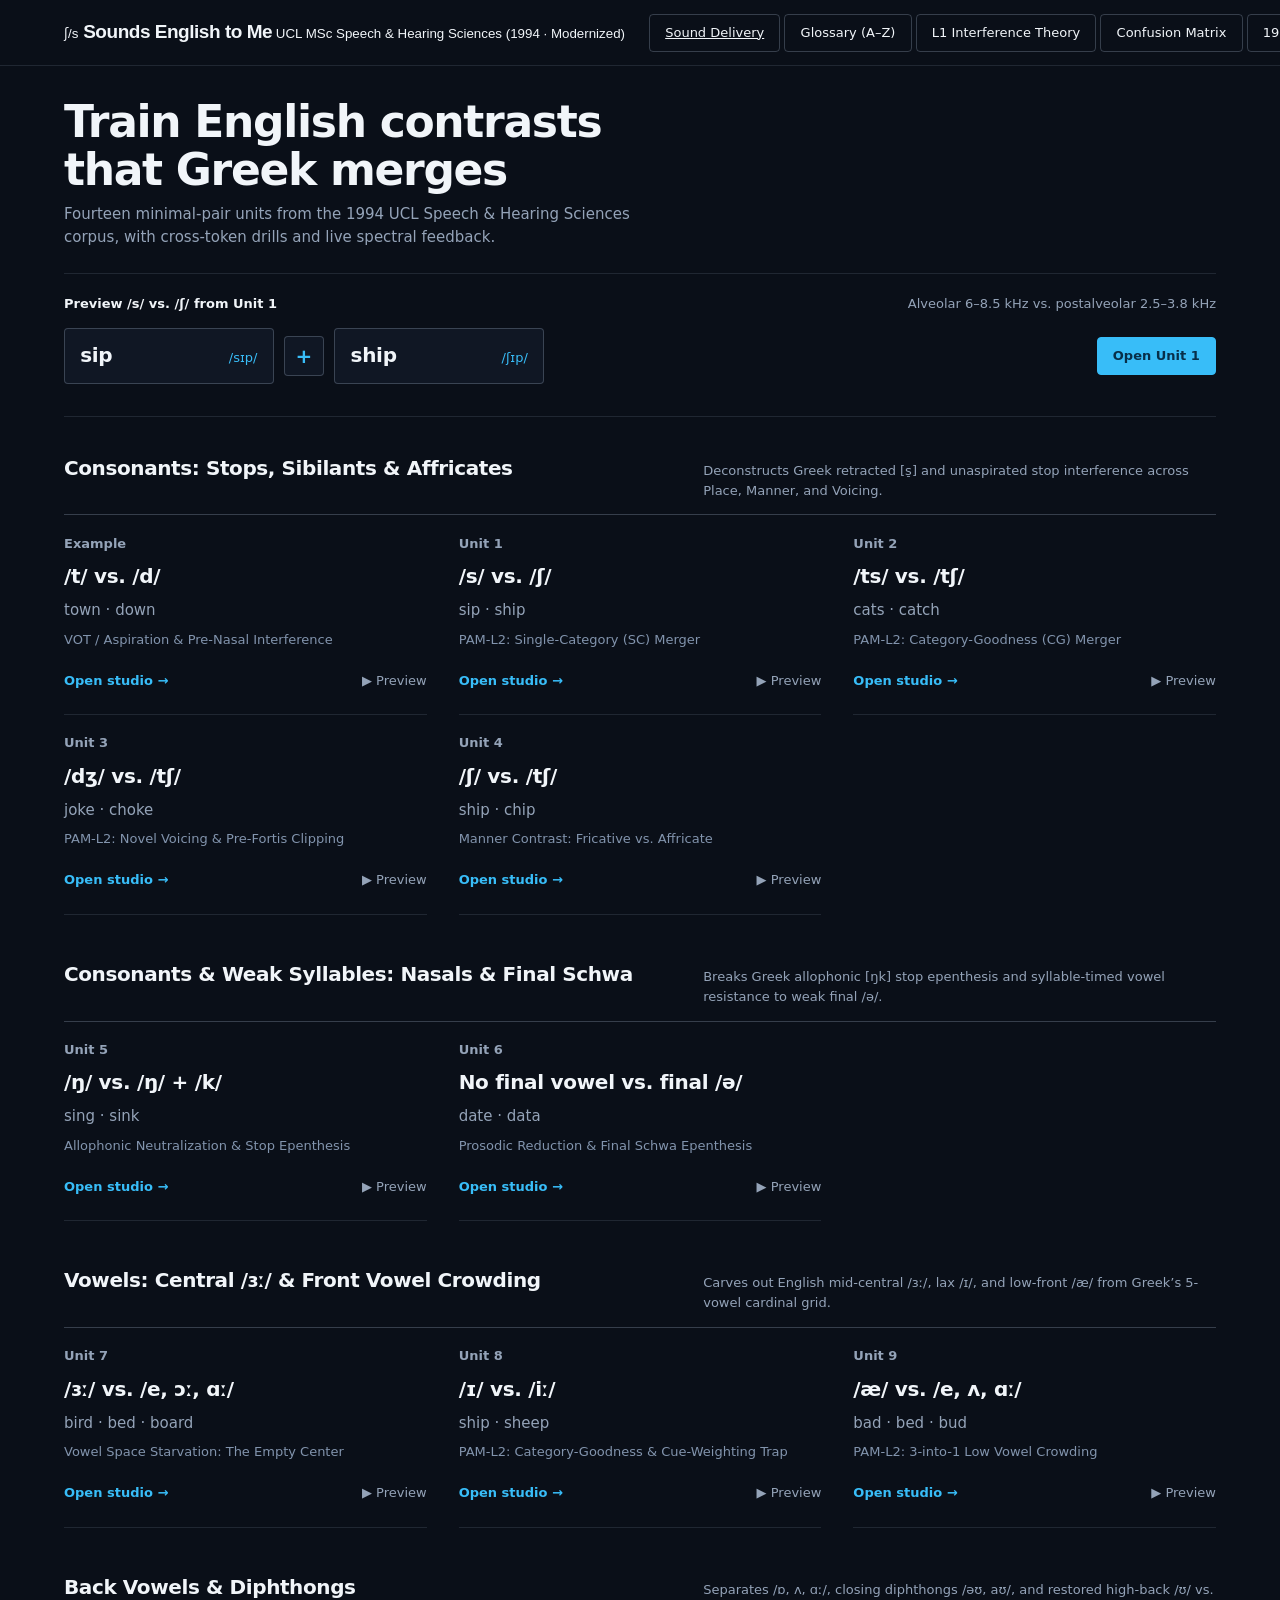
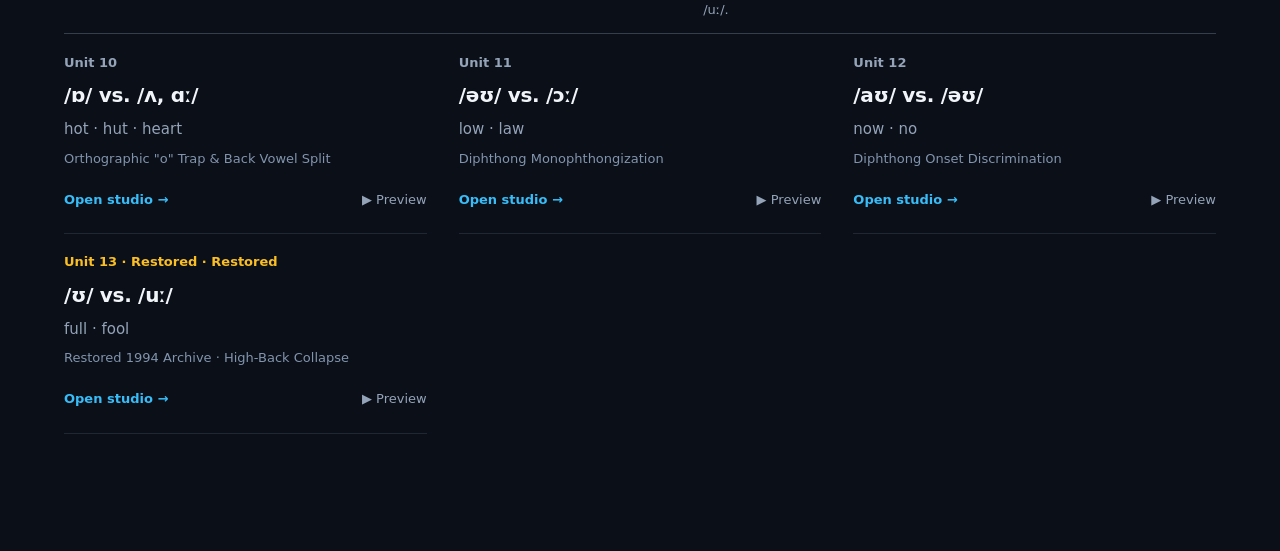
<file: index.html>
<!DOCTYPE html>
<html lang="en" data-theme="dark">
<head>
  <meta charset="UTF-8" />
  <meta name="viewport" content="width=device-width, initial-scale=1.0" />
  <title>Sounds English to Me — Phonetic Minimal-Pair Studio</title>
  <meta
    name="description"
    content="Modernized 1994 UCL MSc Speech & Hearing Sciences minimal-pair phonetic training app for Greek learners of English, featuring HVPT drills and live spectral biofeedback."
  />
  <meta name="theme-color" content="#0b1120" />
  <meta name="apple-mobile-web-app-capable" content="yes" />
  <meta name="apple-mobile-web-app-status-bar-style" content="black-translucent" />
  <link rel="icon" type="image/png" sizes="192x192" href="./icons/icon-192.png" />
  <link rel="apple-touch-icon" sizes="180x180" href="./icons/apple-touch-icon.png" />
  <link rel="manifest" href="./manifest.webmanifest" />
  <link rel="stylesheet" href="./styles.css" />
</head>
<body>
  <header class="app-header">
    <div class="header-inner">
      <button class="brand-btn" id="btn-home" title="Return to Contents">
        <span class="brand-mark" aria-hidden="true">ʃ/s</span>
        <span>
          <span class="brand-title">Sounds English to Me</span>
          <span class="brand-sub">UCL MSc Speech &amp; Hearing Sciences (1994 · Modernized)</span>
        </span>
      </button>

      <nav class="header-actions" aria-label="Application utilities">
        <button class="btn btn-sm btn-primary" id="btn-install-pwa" hidden>⬇ Install App</button>
        <a class="btn btn-sm" href="./game.html">Sound Delivery</a>
        <button class="btn btn-sm" id="btn-open-glossary">Glossary (A–Z)</button>
        <button class="btn btn-sm" id="btn-open-theory">L1 Interference Theory</button>
        <button class="btn btn-sm" id="btn-open-stats">Confusion Matrix</button>
        <button class="btn btn-sm" id="btn-open-credits">1994 Credits</button>
        <button class="btn btn-sm" id="btn-open-help">Help</button>
        <button class="btn btn-sm btn-ghost" id="btn-theme">Light Mode</button>
      </nav>
    </div>
  </header>

  <main id="app-main" class="main-shell" tabindex="-1"></main>

  <div id="live-announcer" class="sr-only" aria-live="polite"></div>

  <aside id="coach-toast" class="coach-toast" hidden aria-live="polite">
    <div id="coach-toast-text"></div>
    <button class="btn btn-sm btn-ghost" id="btn-dismiss-coach" aria-label="Dismiss tip">✕</button>
  </aside>

  <!-- 1994 Credits & Provenance Dialog -->
  <dialog id="credits-dialog" class="app-dialog" aria-labelledby="credits-title">
    <div class="dialog-head">
      <h2 id="credits-title">1994 Credits &amp; UCL MSc Provenance</h2>
      <form method="dialog">
        <button class="btn btn-sm btn-ghost" aria-label="Close credits">✕ Close</button>
      </form>
    </div>
    <div class="dialog-body" id="credits-content"></div>
  </dialog>

  <!-- L1 Greek Interference & HVPT Theory Dialog -->
  <dialog id="theory-dialog" class="app-dialog" aria-labelledby="theory-title">
    <div class="dialog-head">
      <h2 id="theory-title">Mother Tongue (L1) Interference &amp; HVPT Theory</h2>
      <form method="dialog">
        <button class="btn btn-sm btn-ghost" aria-label="Close theory guide">✕ Close</button>
      </form>
    </div>
    <div class="dialog-body">
      <p style="margin:0;">
        Adult L2 learners perceive foreign speech through the phonological grid of their native language (L1).
        Modern Greek has a symmetrical <strong>5-vowel system (/i, e, a, o, u/)</strong> and <strong>15 consonants</strong>,
        whereas Southern British English (RP) has <strong>20 vowels and 24 consonants</strong>.
      </p>

      <div class="interference-box is-trap">
        <h4>1. Single-Category Merger: Why Greek Merges "Sea" and "She" (PAM-L2)</h4>
        <p>
          Standard Modern Greek has no postalveolar /ʃ/. Because Greek /s/ has no postalveolar competitor,
          it is articulated as a retracted [s̠] with a spectral peak around 4.2–5.5 kHz—sitting right in the
          acoustic middle between sharp English /s/ (6–8 kHz) and lip-rounded /ʃ/ (2.5–3.8 kHz).
          Both English sounds fall inside one Greek perceptual magnet.
        </p>
      </div>

      <div class="interference-box">
        <h4>2. Vowel Space Starvation &amp; "Empty Center"</h4>
        <p>
          Greek has no mid-central vowels (/ɜː, ə/) and no /ʌ/ (its only central vowel is open /a/),
          and lacks tense/lax pairs (/ɪ–iː/, /ʊ–uː/) and open-front /æ/.
          English /ɜː/ ("bird") scatters toward Greek /e, o, a/, while /æ, ʌ, ɑː/ crowd into Greek /a/.
        </p>
      </div>

      <div class="interference-box is-tip">
        <h4>3. How This Modern Studio Breaks L1 Magnets (SLM-r &amp; HVPT)</h4>
        <p>
          <strong>Cross-Token Testing:</strong> Uses alternate 1994 recordings (*B.WAV, *C.WAV) so you learn
          abstract phoneme categories rather than memorizing one audio clip.<br />
          <strong>Immediate Contrastive Replay:</strong> Mistakes trigger side-by-side playback within echoic memory.<br />
          <strong>Spectral Biofeedback:</strong> Real-time FFT &amp; spectral centroid metering lets your eyes see
          acoustic cues (like 3 kHz vs. 7 kHz sibilants) while your ear recalibrates.
        </p>
      </div>

      <div class="interference-box">
        <h4>4. Transcription Convention</h4>
        <p>
          Transcriptions follow the standard British dictionary convention (J. C. Wells,
          <em>Longman Pronunciation Dictionary</em>; Jones &amp; Roach, <em>Cambridge English Pronouncing Dictionary</em>):
          <code>/e/</code> = DRESS (<em>bed</em>), <code>/eə/</code> = SQUARE (<em>chair</em>).
        </p>
      </div>
    </div>
  </dialog>

  <!-- Confusion Matrix & Progress Dialog -->
  <dialog id="stats-dialog" class="app-dialog" aria-labelledby="stats-title">
    <div class="dialog-head">
      <h2 id="stats-title">Perceptual Confusion Matrix &amp; Progress</h2>
      <div style="display:flex; gap:0.5rem;">
        <button class="btn btn-sm" id="btn-reset-stats">Reset Stats</button>
        <form method="dialog">
          <button class="btn btn-sm btn-ghost" aria-label="Close stats">✕ Close</button>
        </form>
      </div>
    </div>
    <div class="dialog-body" id="stats-body"></div>
  </dialog>

  <!-- Help Dialog -->
  <dialog id="help-dialog" class="app-dialog" aria-labelledby="help-title">
    <div class="dialog-head">
      <h2 id="help-title">How to Use This Studio</h2>
      <form method="dialog">
        <button class="btn btn-sm btn-ghost" aria-label="Close help">✕ Close</button>
      </form>
    </div>
    <div class="dialog-body">
      <p style="margin:0;">
        In the original 1994 ToolBook 3 guide: <em>"Click on any WORD button to listen to it or on a PLUS (+) button to hear a pair of words. Try to repeat what you are hearing."</em>
      </p>
      <ul style="margin:0; padding-left:1.25rem; display:grid; gap:0.4rem; font-size:0.9rem;">
        <li><strong>1. Explore &amp; Contrast:</strong> Listen to individual words, click <strong>+</strong> for immediate minimal-pair playback, and inspect <em>Token B / Token C</em> alternate recordings where available.</li>
        <li><strong>2. Identification Test:</strong> Hear a target word and click the matching word (shortcuts: <kbd>1</kbd>, <kbd>2</kbd>, <kbd>3</kbd>, and <kbd>R</kbd> to replay).</li>
        <li><strong>3. AX Same / Different:</strong> Judge whether two tokens belong to the same phonemic word or contrasting words (shortcuts: <kbd>1</kbd>/<kbd>S</kbd> for Same, <kbd>2</kbd>/<kbd>D</kbd> for Different).</li>
        <li><strong>4. Record &amp; Compare:</strong> Record your own pronunciation and compare it on the Spectrum Meter and via sequential <em>Native → You → Native</em> playback.</li>
      </ul>
      <div>
        <button class="btn btn-sm" id="btn-play-okey">▶ Play 1994 Help "OK" Button (OKEY.WAV)</button>
      </div>
    </div>
  </dialog>

  <script type="module" src="./js/app.js"></script>
</body>
</html>
</file>
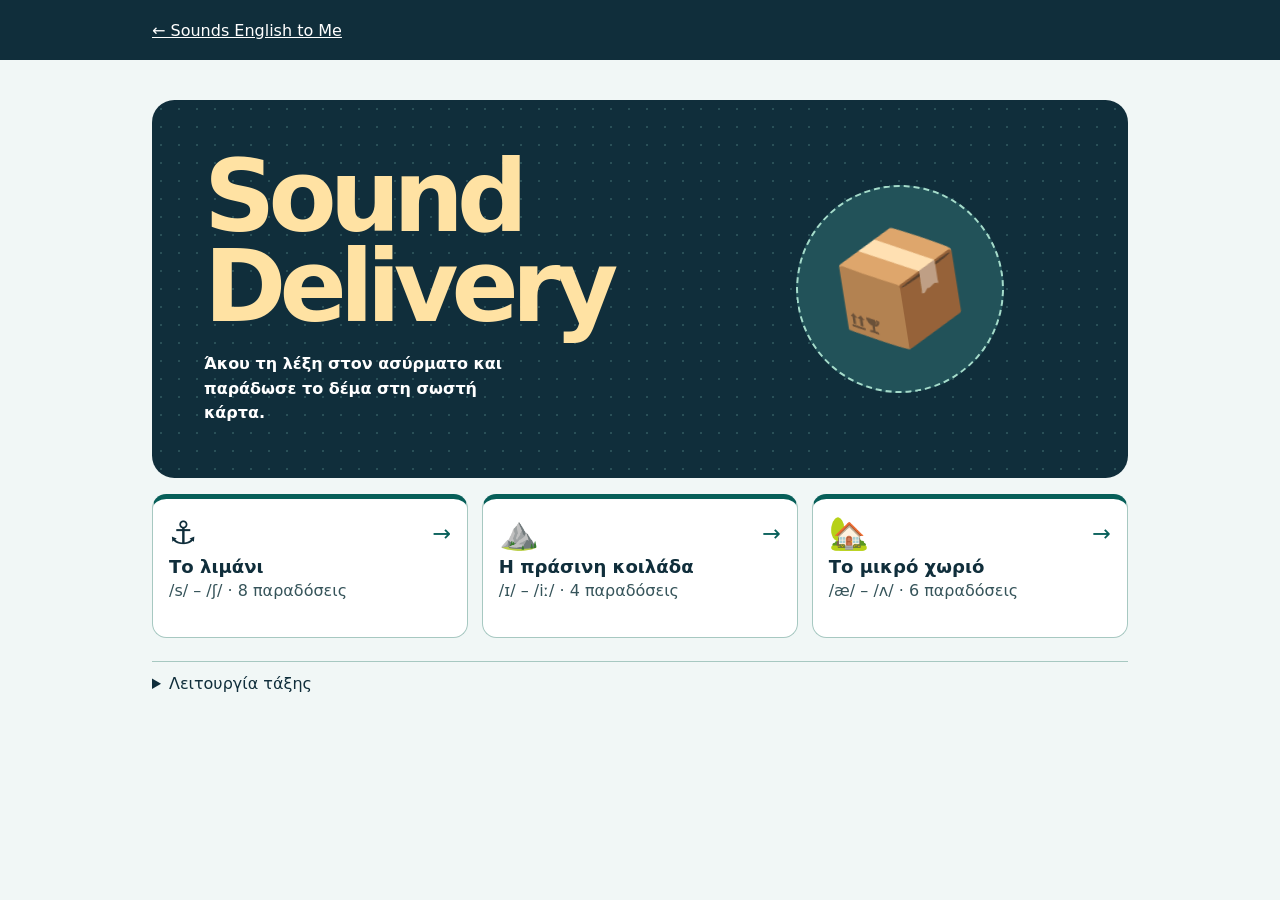
<file: game.html>
<!doctype html>
<html lang="el">
<head>
  <meta charset="utf-8">
  <meta name="viewport" content="width=device-width, initial-scale=1">
  <meta name="theme-color" content="#102e3b">
  <title>Sound Delivery | Sounds English to Me</title>
  <link rel="icon" href="./icons/icon-192.png">
  <link rel="manifest" href="./manifest.webmanifest">
  <link rel="stylesheet" href="./game.css">
  <script type="module" src="./js/game-engine.js"></script>
</head>
<body>
  <header class="topbar">
    <div class="topbar-inner">
      <a class="studio-link" href="./index.html">← Sounds English to Me</a>
      <button type="button" id="back" class="back" hidden>Χάρτης</button>
    </div>
  </header>

  <main>
    <section id="map" aria-labelledby="map-title">
      <div class="hero">
        <div>
          <h1 id="map-title" lang="en" tabindex="-1">Sound<br>Delivery</h1>
          <p>Άκου τη λέξη στον ασύρματο και παράδωσε το δέμα στη σωστή κάρτα.</p>
        </div>
        <div class="parcel" aria-hidden="true">📦</div>
      </div>

      <p id="load-status" role="status">Φόρτωση αποστολών…</p>
      <div class="worlds" id="worlds"></div>

      <details class="classroom">
        <summary>Λειτουργία τάξης</summary>
        <p>Οι ολοκληρωμένοι γύροι αποθηκεύονται σε αυτόν τον browser όταν επιλέγεις κωδικό μαθητή.</p>
        <div class="classroom-controls">
          <label for="student">Κωδικός μαθητή</label>
          <select id="student"><option value="">Επισκέπτης</option></select>
          <button id="export" type="button" class="secondary">Λήψη CSV</button>
        </div>
        <p id="export-status" role="status"></p>
      </details>
    </section>

    <section id="mission" aria-labelledby="mission-title" hidden>
      <div class="mission-header">
        <div>
          <h1 id="mission-title" tabindex="-1"></h1>
          <p id="round-count"></p>
        </div>
        <progress id="progress" aria-label="Ολοκληρωμένες παραδόσεις"></progress>
      </div>
      <div class="radio">
        <button id="listen" type="button" class="listen">▶ Άκου τη λέξη</button>
        <p id="feedback" role="status"></p>
      </div>
      <div class="answers" aria-label="Διάλεξε κάρτα">
        <button type="button" class="answer" data-choice="0" disabled>
          <span class="choice-key" aria-hidden="true">1</span>
          <span class="answer-icon" aria-hidden="true"></span>
          <span class="answer-word" lang="en"></span>
        </button>
        <button type="button" class="answer" data-choice="1" disabled>
          <span class="choice-key" aria-hidden="true">2</span>
          <span class="answer-icon" aria-hidden="true"></span>
          <span class="answer-word" lang="en"></span>
        </button>
      </div>
      <button id="next" type="button" class="primary next" hidden>Επόμενη παράδοση →</button>
    </section>

    <section id="results" class="results" aria-labelledby="result-title" hidden>
      <span class="result-icon" aria-hidden="true">📬</span>
      <h1 id="result-title" tabindex="-1">Αποστολή ολοκληρώθηκε!</h1>
      <p id="score"></p>
      <p id="save-status" role="status"></p>
      <div class="result-actions">
        <button id="again" type="button" class="primary">Ξανά την ίδια αποστολή</button>
        <button id="results-map" type="button" class="secondary">Πίσω στον χάρτη</button>
      </div>
    </section>
  </main>
</body>
</html>
</file>
<file: styles.css>
/* ==========================================================================
   Sounds English to Me — Phonetic Minimal-Pair Studio Stylesheet
   Flattened 1px-divided architectural studio layout:
   - Single sky/cyan accent across dark & light modes
   - Strict 3-size body scale (--text-heading, --text-body, --text-sm >= 13px)
   - Single versatile sans family + tabular-nums
   - Explicit ease-out transitions + prefers-reduced-motion support
   ========================================================================== */

:root {
  color-scheme: dark light;

  /* Surfaces & hairlines */
  --bg-canvas: light-dark(#f8fafc, #0a0f18);
  --bg-surface: light-dark(#ffffff, #101724);
  --bg-elevated: light-dark(#eef3f8, #172133);
  --border-subtle: light-dark(rgba(15, 23, 42, 0.11), rgba(148, 163, 184, 0.16));
  --border-strong: light-dark(rgba(15, 23, 42, 0.24), rgba(148, 163, 184, 0.32));

  /* Typography colors (WCAG AA >= 4.5:1) */
  --text-primary: light-dark(#0f172a, #f1f5f9);
  --text-secondary: light-dark(#475569, #94a3b8);
  --text-muted: light-dark(#52637a, #8294ad);

  /* Single sky/cyan accent */
  --accent-primary: light-dark(#0284c7, #38bdf8);
  --accent-primary-hover: light-dark(#0369a1, #7dd3fc);
  --accent-primary-soft: light-dark(rgba(2, 132, 199, 0.09), rgba(56, 189, 248, 0.12));
  --accent-primary-ink: light-dark(#ffffff, #082f49);

  /* Semantic state colors (interactive / diagnostic only) */
  --accent-success: light-dark(#047857, #34d399);
  --accent-success-soft: light-dark(rgba(4, 120, 87, 0.10), rgba(52, 211, 153, 0.12));
  --accent-warn: light-dark(#b45309, #fbbf24);
  --accent-warn-soft: light-dark(rgba(180, 83, 9, 0.10), rgba(251, 191, 36, 0.12));
  --accent-danger: light-dark(#be123c, #fb7185);
  --accent-danger-soft: light-dark(rgba(190, 18, 60, 0.10), rgba(251, 113, 133, 0.14));

  /* Strict 3-size body scale */
  --text-heading: 1.25rem;   /* 20px */
  --text-body: 0.9375rem;    /* 15px */
  --text-sm: 0.8125rem;      /* 13px */

  /* Single versatile sans family */
  --font-sans: 'Inter', 'Segoe UI', system-ui, -apple-system, 'DejaVu Sans', sans-serif;

  /* Geometry & motion */
  --radius-sm: 0.25rem;
  --radius-md: 0.375rem;
  --radius-lg: 0.5rem;
  --ease-out: cubic-bezier(0.22, 1, 0.36, 1);
  --dur-fast: 150ms;
  --dur-mid: 200ms;
}

:root[data-theme='dark'] {
  color-scheme: dark;
}

:root[data-theme='light'] {
  color-scheme: light;
}

*,
*::before,
*::after {
  box-sizing: border-box;
}

html {
  margin: 0;
  padding: 0;
  font-size: 100%;
  overflow-x: clip;
}

body {
  margin: 0;
  padding: 0;
  min-height: 100dvh;
  background: var(--bg-canvas);
  color: var(--text-primary);
  font-family: var(--font-sans);
  font-size: var(--text-body);
  font-variant-numeric: tabular-nums;
  line-height: 1.55;
  -webkit-font-smoothing: antialiased;
  overflow-x: clip;
}

code,
kbd {
  font-family: var(--font-sans);
  font-size: var(--text-sm);
  font-weight: 600;
}

kbd {
  display: inline-block;
  padding: 0.05rem 0.35rem;
  border: 1px solid var(--border-strong);
  border-radius: var(--radius-sm);
  background: var(--bg-surface);
  color: var(--text-primary);
}

/* View Transitions API */
@media (prefers-reduced-motion: no-preference) {
  ::view-transition-old(root) {
    animation: fade-out 150ms var(--ease-out);
  }

  ::view-transition-new(root) {
    animation: fade-in 200ms var(--ease-out);
  }
}

@keyframes fade-out {
  from {
    opacity: 1;
    transform: translateY(0);
  }

  to {
    opacity: 0;
    transform: translateY(4px);
  }
}

@keyframes fade-in {
  from {
    opacity: 0;
    transform: translateY(4px);
  }

  to {
    opacity: 1;
    transform: translateY(0);
  }
}

/* ==========================================================================
   Single-Line Studio Header
   ========================================================================== */

.app-header {
  position: sticky;
  top: 0;
  z-index: 20;
  background: var(--bg-canvas);
  border-bottom: 1px solid var(--border-subtle);
  transition: background-color var(--dur-mid) var(--ease-out),
    border-color var(--dur-mid) var(--ease-out);

  &.is-scrolled {
    background: light-dark(rgba(255, 255, 255, 0.94), rgba(10, 15, 24, 0.94));
    backdrop-filter: blur(12px);
    border-bottom-color: var(--border-strong);
  }
}

.header-inner {
  max-width: 1200px;
  margin-inline: auto;
  padding: 0.85rem 1.5rem;
  display: flex;
  flex-wrap: nowrap;
  align-items: center;
  justify-content: space-between;
  gap: 1.5rem;

  @media (max-width: 900px) {
    flex-wrap: wrap;
    padding: 0.75rem 1rem;
    gap: 0.65rem 1rem;
  }
}

.brand-btn {
  display: inline-flex;
  align-items: baseline;
  gap: 0.3rem;
  background: none;
  border: none;
  padding: 0.15rem 0;
  color: var(--text-primary);
  cursor: pointer;
  text-align: left;
  white-space: nowrap;
  flex-shrink: 0;
  transition: opacity var(--dur-fast) var(--ease-out);

  &:hover {
    opacity: 0.82;
  }

  &:focus-visible {
    outline: 2px solid var(--accent-primary);
    outline-offset: 4px;
    border-radius: var(--radius-sm);
  }
}

.brand-slash {
  font-size: 1.25rem;
  font-weight: 700;
  color: var(--accent-primary);
  line-height: 1;
}

.brand-title {
  font-size: 1.1875rem;
  font-weight: 700;
  letter-spacing: -0.025em;
  line-height: 1.1;
}

.header-actions {
  display: flex;
  flex-wrap: nowrap;
  align-items: center;
  gap: 0.25rem;

  @media (max-width: 900px) {
    width: 100%;
    flex-wrap: wrap;
    gap: 0.2rem 0.4rem;
    padding-top: 0.5rem;
    border-top: 1px solid var(--border-subtle);
  }
}

.nav-divider {
  width: 1px;
  height: 1rem;
  background: var(--border-subtle);
  margin-inline: 0.35rem;
  flex-shrink: 0;

  @media (max-width: 900px) {
    display: none;
  }
}

.nav-link {
  display: inline-flex;
  align-items: center;
  gap: 0.35rem;
  padding: 0.35rem 0.6rem;
  border: none;
  border-radius: var(--radius-sm);
  background: transparent;
  color: var(--text-secondary);
  font: inherit;
  font-size: var(--text-sm);
  font-weight: 500;
  white-space: nowrap;
  cursor: pointer;
  transition: color var(--dur-fast) var(--ease-out),
    background-color var(--dur-fast) var(--ease-out);

  &:hover:not(:disabled) {
    color: var(--text-primary);
    background: var(--bg-elevated);
  }

  &[aria-current='page'] {
    color: var(--accent-primary);
    font-weight: 600;
  }

  &:disabled {
    opacity: 0.4;
    cursor: not-allowed;
  }

  &:focus-visible {
    outline: 2px solid var(--accent-primary);
    outline-offset: 2px;
  }

  @media (max-width: 900px) {
    padding: 0.3rem 0.45rem;
  }
}

.nav-link-accent {
  color: var(--accent-primary);
  font-weight: 600;
}

/* ==========================================================================
   Buttons & Flat Studio Controls
   ========================================================================== */

.btn {
  display: inline-flex;
  align-items: center;
  justify-content: center;
  gap: 0.45rem;
  padding: 0.5rem 0.95rem;
  border-radius: var(--radius-sm);
  border: 1px solid var(--border-strong);
  background: transparent;
  color: var(--text-primary);
  font: inherit;
  font-size: var(--text-sm);
  font-weight: 500;
  cursor: pointer;
  white-space: nowrap;
  transition: background-color var(--dur-fast) var(--ease-out),
    border-color var(--dur-fast) var(--ease-out),
    color var(--dur-fast) var(--ease-out),
    transform var(--dur-fast) var(--ease-out);

  &:hover:not(:disabled) {
    background: var(--bg-elevated);
    border-color: var(--accent-primary);
  }

  &:active:not(:disabled) {
    transform: translateY(1px);
  }

  &:disabled {
    opacity: 0.42;
    cursor: not-allowed;
  }

  &:focus-visible {
    outline: 2px solid var(--accent-primary);
    outline-offset: 2px;
  }
}

.btn-primary {
  background: var(--accent-primary);
  border-color: var(--accent-primary);
  color: var(--accent-primary-ink);
  font-weight: 600;

  &:hover:not(:disabled) {
    background: var(--accent-primary-hover);
    border-color: var(--accent-primary-hover);
  }
}

.action-link {
  display: inline-flex;
  align-items: center;
  gap: 0.35rem;
  padding: 0.3rem 0;
  border: none;
  background: transparent;
  color: var(--text-secondary);
  font: inherit;
  font-size: var(--text-sm);
  font-weight: 500;
  cursor: pointer;
  white-space: nowrap;
  transition: color var(--dur-fast) var(--ease-out);

  &:hover:not(:disabled),
  &.is-playing {
    color: var(--text-primary);
  }

  &.is-accent {
    color: var(--accent-primary);
    font-weight: 600;

    &:hover:not(:disabled) {
      color: var(--accent-primary-hover);
    }
  }

  &:focus-visible {
    outline: 2px solid var(--accent-primary);
    outline-offset: 3px;
    border-radius: var(--radius-sm);
  }
}

/* ==========================================================================
   Main Container
   ========================================================================== */

.main-shell {
  max-width: 1200px;
  margin-inline: auto;
  padding: 2rem 1.5rem 4.5rem;

  @media (max-width: 640px) {
    padding: 1.5rem 1rem 3.5rem;
  }
}

/* ==========================================================================
   Tool-First Opening & Inline /s/ vs. /ʃ/ Contrast Preview
   ========================================================================== */

.studio-opening {
  padding-bottom: 2rem;
  margin-bottom: 2.25rem;
  border-bottom: 1px solid var(--border-subtle);
}

.opening-lead {
  max-width: 65ch;
  margin-bottom: 1.5rem;
}

.opening-title {
  margin: 0 0 0.6rem;
  font-size: clamp(2rem, 3.6vw, 2.75rem);
  font-weight: 700;
  line-height: 1.08;
  letter-spacing: -0.03em;
  color: var(--text-primary);
}

.opening-copy {
  margin: 0;
  font-size: var(--text-body);
  color: var(--text-secondary);
  max-width: 62ch;
}

.opening-workbench {
  padding-top: 1.25rem;
  border-top: 1px solid var(--border-subtle);
  display: flex;
  flex-direction: column;
  gap: 0.85rem;
}

.opening-preview-meta {
  display: flex;
  flex-wrap: wrap;
  align-items: baseline;
  justify-content: space-between;
  gap: 0.4rem 1.5rem;
}

.opening-preview-label {
  font-size: var(--text-sm);
  font-weight: 600;
  color: var(--text-primary);
}

.opening-preview-cue {
  font-size: var(--text-sm);
  color: var(--text-secondary);
}

.opening-preview-row {
  display: flex;
  flex-wrap: wrap;
  align-items: center;
  justify-content: space-between;
  gap: 1rem 1.5rem;
}

.opening-pair-group {
  display: grid;
  grid-template-columns: 1fr auto 1fr;
  align-items: center;
  gap: 0.65rem;
  flex: 1 1 360px;
  width: 100%;
  max-width: 480px;

  @media (max-width: 520px) {
    gap: 0.45rem;
    flex-basis: 100%;
    max-width: 100%;
  }
}

.preview-word-btn {
  width: 100%;
  padding: 0.7rem 0.95rem;
  border: 1px solid var(--border-strong);
  border-radius: var(--radius-sm);
  background: var(--bg-surface);
  color: var(--text-primary);
  font: inherit;
  cursor: pointer;
  display: flex;
  align-items: baseline;
  justify-content: space-between;
  gap: 0.5rem;
  transition: border-color var(--dur-fast) var(--ease-out),
    background-color var(--dur-fast) var(--ease-out),
    transform var(--dur-fast) var(--ease-out);

  &:hover {
    border-color: var(--accent-primary);
    background: var(--bg-elevated);
  }

  &:active {
    transform: translateY(1px);
  }

  &.is-playing {
    border-color: var(--accent-primary);
    background: var(--accent-primary-soft);
  }

  &:focus-visible {
    outline: 2px solid var(--accent-primary);
    outline-offset: 2px;
  }
}

.preview-word-text {
  font-size: var(--text-heading);
  font-weight: 700;
  letter-spacing: -0.015em;
}

.preview-word-ipa {
  font-size: var(--text-sm);
  font-weight: 500;
  color: var(--accent-primary);
}

/* ==========================================================================
   Flattened 1px-Divided Curriculum Index (Contents View)
   ========================================================================== */

.category-section {
  margin-bottom: 2.75rem;
}

.category-header {
  padding-bottom: 0.85rem;
  border-bottom: 1px solid var(--border-strong);
  display: flex;
  flex-wrap: wrap;
  align-items: baseline;
  justify-content: space-between;
  gap: 0.35rem 2rem;

  h2 {
    margin: 0;
    font-size: var(--text-heading);
    font-weight: 700;
    letter-spacing: -0.02em;
  }

  p {
    margin: 0;
    font-size: var(--text-sm);
    color: var(--text-secondary);
    max-width: 62ch;
  }
}

.unit-grid {
  display: grid;
  grid-template-columns: repeat(3, minmax(0, 1fr));
  column-gap: 2rem;

  @media (max-width: 960px) {
    grid-template-columns: repeat(2, minmax(0, 1fr));
    column-gap: 1.5rem;
  }

  @media (max-width: 620px) {
    grid-template-columns: 1fr;
  }
}

.unit-cell {
  padding: 1.15rem 0;
  border-bottom: 1px solid var(--border-subtle);
  display: flex;
  flex-direction: column;
  gap: 0.45rem;
  transition: border-color var(--dur-fast) var(--ease-out);

  &:hover,
  &:has(.is-playing) {
    border-bottom-color: var(--accent-primary);
  }
}

.unit-cell-meta {
  display: flex;
  align-items: baseline;
  justify-content: space-between;
  gap: 0.75rem;
  font-size: var(--text-sm);
  color: var(--text-muted);
}

.unit-label {
  font-weight: 600;
  color: var(--text-secondary);

  &.is-restored {
    color: var(--accent-warn);
  }
}

.unit-accuracy {
  font-weight: 600;
  color: var(--accent-success);
}

.unit-ipa {
  margin: 0;
  font-size: var(--text-heading);
  font-weight: 700;
  letter-spacing: -0.015em;
  color: var(--text-primary);
}

.unit-exemplar {
  margin: 0;
  font-size: var(--text-body);
  color: var(--text-secondary);
}

.unit-pam {
  margin: 0;
  font-size: var(--text-sm);
  color: var(--text-muted);
}

.unit-cell-actions {
  margin-top: auto;
  padding-top: 0.55rem;
  display: flex;
  align-items: center;
  justify-content: space-between;
  gap: 1rem;
}

/* ==========================================================================
   Unit Practice Studio View (Flattened 1px-Divided)
   ========================================================================== */

.studio-topbar {
  display: flex;
  flex-wrap: wrap;
  align-items: center;
  justify-content: space-between;
  gap: 0.5rem 1rem;
  padding-bottom: 0.85rem;
  margin-bottom: 1.5rem;
  border-bottom: 1px solid var(--border-subtle);
}

.studio-nav-group {
  display: flex;
  flex-wrap: wrap;
  align-items: center;
  gap: 0.25rem;
}

.studio-header {
  padding-bottom: 1.5rem;
  margin-bottom: 1.5rem;
  border-bottom: 1px solid var(--border-subtle);
}

.studio-title {
  margin: 0 0 0.35rem;
  font-size: clamp(1.5rem, 2.5vw, 2rem);
  font-weight: 700;
  line-height: 1.15;
  letter-spacing: -0.025em;
  color: var(--text-primary);

  .ipa-title {
    color: var(--accent-primary);
  }
}

.studio-subtitle-row {
  margin: 0 0 1rem;
  display: flex;
  flex-wrap: wrap;
  align-items: baseline;
  gap: 0.4rem 1rem;
  font-size: var(--text-sm);
  color: var(--text-secondary);
}

.studio-restored-note {
  color: var(--accent-warn);
  font-weight: 600;
}

.phoneme-strip {
  display: flex;
  flex-wrap: wrap;
  gap: 0.5rem;
  margin-bottom: 1.25rem;
}

.phoneme-trigger {
  display: inline-flex;
  flex-wrap: wrap;
  align-items: baseline;
  gap: 0.3rem 0.55rem;
  padding: 0.5rem 0.8rem;
  border-radius: var(--radius-sm);
  border: 1px solid var(--border-subtle);
  background: var(--bg-surface);
  color: var(--text-primary);
  font: inherit;
  font-size: var(--text-sm);
  text-align: left;
  cursor: pointer;
  transition: border-color var(--dur-fast) var(--ease-out),
    background-color var(--dur-fast) var(--ease-out);

  &:hover {
    border-color: var(--accent-primary);
    background: var(--bg-elevated);
  }

  &:focus-visible {
    outline: 2px solid var(--accent-primary);
    outline-offset: 2px;
  }

  .chip-ipa {
    font-size: var(--text-body);
    font-weight: 700;
    color: var(--accent-primary);
    white-space: nowrap;
    flex-shrink: 0;
  }

  .chip-hz {
    color: var(--text-muted);
  }

  @media (max-width: 640px) {
    width: 100%;
  }
}

/* L1 Interference Coaching: 3-column 1px-divided flat strip */
.interference-grid {
  padding-top: 1.15rem;
  border-top: 1px solid var(--border-subtle);
  display: grid;
  grid-template-columns: repeat(3, minmax(0, 1fr));
  gap: 1.25rem 0;

  @media (max-width: 820px) {
    grid-template-columns: 1fr;
    gap: 0;
  }
}

.interference-col {
  padding-inline: 1.25rem;
  border-left: 1px solid var(--border-subtle);

  &:first-child {
    padding-left: 0;
    border-left: none;
  }

  &:last-child {
    padding-right: 0;
  }

  h4 {
    margin: 0 0 0.35rem;
    font-size: var(--text-sm);
    font-weight: 600;
    color: var(--accent-primary);
  }

  p {
    margin: 0;
    font-size: var(--text-body);
    color: var(--text-secondary);
    max-width: 65ch;
  }

  &.is-trap h4 {
    color: var(--accent-warn);
  }

  &.is-tip h4 {
    color: var(--accent-success);
  }

  @media (max-width: 820px) {
    padding: 0.85rem 0;
    border-left: none;
    border-top: 1px solid var(--border-subtle);

    &:first-child {
      padding-top: 0;
      border-top: none;
    }

    &:last-child {
      padding-bottom: 0;
    }
  }
}

/* Underline Mode Tabs (non-button editorial tabs) */
.mode-tabs {
  display: flex;
  flex-wrap: wrap;
  gap: 0.25rem 1.75rem;
  margin-bottom: 1.5rem;
  border-bottom: 1px solid var(--border-subtle);
}

.mode-tab {
  padding: 0.65rem 0;
  border: none;
  border-bottom: 2px solid transparent;
  margin-bottom: -1px;
  background: transparent;
  color: var(--text-secondary);
  font: inherit;
  font-size: var(--text-body);
  font-weight: 500;
  cursor: pointer;
  white-space: nowrap;
  transition: color var(--dur-fast) var(--ease-out),
    border-color var(--dur-fast) var(--ease-out);

  &:hover {
    color: var(--text-primary);
  }

  &[aria-selected='true'] {
    color: var(--text-primary);
    font-weight: 600;
    border-bottom-color: var(--accent-primary);
  }

  &:focus-visible {
    outline: 2px solid var(--accent-primary);
    outline-offset: 2px;
  }
}

/* Studio Workspace (2-column 1px-divided) */
.studio-workspace {
  display: grid;
  grid-template-columns: minmax(0, 1.45fr) minmax(300px, 1fr);
  gap: 2rem;
  align-items: start;

  @media (max-width: 960px) {
    grid-template-columns: 1fr;
    gap: 1.5rem;
  }
}

.studio-main-col {
  min-width: 0;
}

/* Subgroup Segmented Control & Bar */
.subgroup-bar {
  display: flex;
  flex-wrap: wrap;
  align-items: center;
  justify-content: space-between;
  gap: 0.75rem 1rem;
  padding-bottom: 0.9rem;
  border-bottom: 1px solid var(--border-subtle);
}

.subgroup-heading {
  font-size: var(--text-body);
  font-weight: 600;
  color: var(--text-primary);
}

.subgroup-actions {
  display: flex;
  flex-wrap: wrap;
  align-items: center;
  gap: 0.85rem;
}

.segmented-control {
  display: inline-flex;
  flex-wrap: wrap;
  border: 1px solid var(--border-subtle);
  border-radius: var(--radius-sm);
  overflow: hidden;
  background: var(--bg-surface);
}

.segmented-btn {
  padding: 0.4rem 0.75rem;
  border: none;
  border-right: 1px solid var(--border-subtle);
  background: transparent;
  color: var(--text-secondary);
  font: inherit;
  font-size: var(--text-sm);
  font-weight: 500;
  cursor: pointer;
  transition: background-color var(--dur-fast) var(--ease-out),
    color var(--dur-fast) var(--ease-out);

  &:last-child {
    border-right: none;
  }

  &:hover {
    color: var(--text-primary);
    background: var(--bg-elevated);
  }

  &[aria-pressed='true'] {
    background: var(--accent-primary-soft);
    color: var(--accent-primary);
    font-weight: 600;
  }

  &:focus-visible {
    outline: 2px solid var(--accent-primary);
    outline-offset: -2px;
  }
}

/* Pair / Triplet Explorer Rows */
.pairs-list {
  display: flex;
  flex-direction: column;
}

.pair-row {
  container-type: inline-size;
  display: grid;
  grid-template-columns: 1fr auto 1fr;
  gap: 0.75rem;
  align-items: start;
  padding: 0.85rem 0;
  border-bottom: 1px solid var(--border-subtle);
  transition: border-color var(--dur-fast) var(--ease-out);

  &.is-triplet {
    grid-template-columns: 1fr 1fr 1fr auto;
  }

  &:has(.is-playing) {
    border-bottom-color: var(--accent-primary);
  }

  @container (max-width: 500px) {
    grid-template-columns: 1fr;

    &.is-triplet {
      grid-template-columns: 1fr;
    }
  }
}

.word-slot {
  display: flex;
  flex-direction: column;
  gap: 0.35rem;
  min-width: 0;
}

.word-btn {
  width: 100%;
  padding: 0.7rem 0.85rem;
  border-radius: var(--radius-sm);
  border: 1px solid var(--border-subtle);
  background: var(--bg-surface);
  color: var(--text-primary);
  font: inherit;
  cursor: pointer;
  display: flex;
  align-items: baseline;
  justify-content: space-between;
  gap: 0.5rem;
  text-align: left;
  transition: border-color var(--dur-fast) var(--ease-out),
    background-color var(--dur-fast) var(--ease-out),
    transform var(--dur-fast) var(--ease-out);

  &:hover {
    border-color: var(--accent-primary);
    background: var(--bg-elevated);
  }

  &:active {
    transform: translateY(1px);
  }

  &.is-playing {
    border-color: var(--accent-primary);
    background: var(--accent-primary-soft);
  }

  &:focus-visible {
    outline: 2px solid var(--accent-primary);
    outline-offset: 2px;
  }

  .word-text {
    font-size: var(--text-body);
    font-weight: 600;
  }

  .word-ipa {
    font-size: var(--text-sm);
    color: var(--text-secondary);
  }
}

.token-row {
  display: flex;
  flex-wrap: wrap;
  gap: 0.65rem;
  padding-inline: 0.1rem;
}

.token-trigger {
  border: none;
  background: transparent;
  padding: 0.1rem 0;
  font: inherit;
  font-size: var(--text-sm);
  font-weight: 500;
  color: var(--text-muted);
  cursor: pointer;
  transition: color var(--dur-fast) var(--ease-out);

  &:hover,
  &.is-playing {
    color: var(--accent-primary);
  }

  &:focus-visible {
    outline: 2px solid var(--accent-primary);
    outline-offset: 2px;
    border-radius: var(--radius-sm);
  }
}

.plus-contrast-btn {
  align-self: center;
  width: 2.5rem;
  height: 2.5rem;
  border-radius: var(--radius-sm);
  border: 1px solid var(--border-strong);
  background: var(--bg-surface);
  color: var(--accent-primary);
  font: inherit;
  font-size: var(--text-heading);
  font-weight: 700;
  line-height: 1;
  cursor: pointer;
  display: grid;
  place-items: center;
  transition: background-color var(--dur-fast) var(--ease-out),
    border-color var(--dur-fast) var(--ease-out),
    color var(--dur-fast) var(--ease-out),
    transform var(--dur-fast) var(--ease-out);

  &:hover,
  &.is-playing {
    background: var(--accent-primary);
    border-color: var(--accent-primary);
    color: var(--accent-primary-ink);
  }

  &:active {
    transform: scale(0.96);
  }

  &:focus-visible {
    outline: 2px solid var(--accent-primary);
    outline-offset: 2px;
  }
}

/* Live Spectrum Biofeedback Column */
.biofeedback-panel {
  position: sticky;
  top: 4.75rem;
  padding-left: 2rem;
  border-left: 1px solid var(--border-subtle);

  @media (max-width: 960px) {
    position: static;
    padding-left: 0;
    padding-top: 1.5rem;
    border-left: none;
    border-top: 1px solid var(--border-subtle);
  }
}

.biofeedback-header {
  display: flex;
  justify-content: space-between;
  align-items: baseline;
  gap: 0.75rem;
  margin-bottom: 0.75rem;

  h3 {
    margin: 0;
    font-size: var(--text-body);
    font-weight: 600;
  }
}

.centroid-readout {
  font-size: var(--text-sm);
  font-weight: 600;
  color: var(--accent-warn);
}

.spectrum-canvas {
  width: 100%;
  height: 195px;
  display: block;
  border-radius: var(--radius-md);
  background: #080d17;
  border: 1px solid var(--border-subtle);
}

.biofeedback-caption {
  margin: 0.75rem 0 0;
  font-size: var(--text-sm);
  color: var(--text-secondary);
}

/* ==========================================================================
   Quiz & AX Discrimination Views
   ========================================================================== */

.quiz-stage {
  display: flex;
  flex-direction: column;
  gap: 1.25rem;
}

.quiz-meta-bar {
  display: flex;
  flex-wrap: wrap;
  justify-content: space-between;
  align-items: baseline;
  gap: 0.5rem 1.25rem;
  padding-bottom: 0.85rem;
  border-bottom: 1px solid var(--border-subtle);
  font-size: var(--text-sm);
  color: var(--text-secondary);

  strong {
    color: var(--text-primary);
    font-weight: 600;
  }
}

.quiz-prompt-block {
  padding: 0.5rem 0 1.25rem;
  border-bottom: 1px solid var(--border-subtle);

  h3 {
    margin: 0 0 0.4rem;
    font-size: var(--text-heading);
    font-weight: 700;
    letter-spacing: -0.015em;
  }

  p {
    margin: 0 0 1rem;
    font-size: var(--text-body);
    color: var(--text-secondary);
    max-width: 60ch;
  }
}

.quiz-options-grid {
  display: grid;
  grid-template-columns: repeat(auto-fit, minmax(160px, 1fr));
  gap: 0.75rem;
}

.quiz-option-btn {
  padding: 1.1rem 1rem;
  border-radius: var(--radius-md);
  border: 1px solid var(--border-strong);
  background: var(--bg-surface);
  color: var(--text-primary);
  font: inherit;
  cursor: pointer;
  display: flex;
  flex-direction: column;
  align-items: center;
  gap: 0.25rem;
  transition: border-color var(--dur-fast) var(--ease-out),
    background-color var(--dur-fast) var(--ease-out),
    transform var(--dur-fast) var(--ease-out);

  &:hover:not(:disabled) {
    border-color: var(--accent-primary);
    background: var(--bg-elevated);
  }

  &:active:not(:disabled) {
    transform: translateY(1px);
  }

  &:focus-visible {
    outline: 2px solid var(--accent-primary);
    outline-offset: 2px;
  }

  .opt-word {
    font-size: var(--text-heading);
    font-weight: 700;
  }

  .opt-ipa {
    font-size: var(--text-sm);
    color: var(--accent-primary);
  }

  .opt-key {
    font-size: var(--text-sm);
    color: var(--text-muted);
  }

  &[data-state='correct'] {
    border-color: var(--accent-success);
    background: var(--accent-success-soft);
  }

  &[data-state='wrong'] {
    border-color: var(--accent-danger);
    background: var(--accent-danger-soft);
  }
}

.feedback-banner {
  padding: 0.9rem 1rem;
  border-left: 3px solid var(--border-strong);
  background: var(--bg-surface);
  display: flex;
  flex-wrap: wrap;
  align-items: center;
  justify-content: space-between;
  gap: 0.75rem 1rem;

  &.is-correct {
    border-left-color: var(--accent-success);
    background: var(--accent-success-soft);
  }

  &.is-wrong {
    border-left-color: var(--accent-danger);
    background: var(--accent-danger-soft);
  }
}

.feedback-sub {
  margin-top: 0.2rem;
  font-size: var(--text-sm);
  color: var(--text-secondary);
}

.feedback-actions {
  display: flex;
  flex-wrap: wrap;
  gap: 0.5rem;
}

/* ==========================================================================
   Record & Compare Lab
   ========================================================================== */

.record-lab {
  display: flex;
  flex-direction: column;
  gap: 1.15rem;
}

.record-controls {
  display: flex;
  flex-wrap: wrap;
  gap: 0.6rem;
  align-items: center;
}

.record-status {
  margin: 0.75rem 0 0;
  font-size: var(--text-sm);
  color: var(--text-secondary);
}

.studio-select {
  padding: 0.4rem 0.7rem;
  border-radius: var(--radius-sm);
  border: 1px solid var(--border-strong);
  background: var(--bg-surface);
  color: var(--text-primary);
  font: inherit;
  font-size: var(--text-sm);
  cursor: pointer;

  &:focus-visible {
    outline: 2px solid var(--accent-primary);
    outline-offset: 2px;
  }
}

.btn-record-active {
  background: var(--accent-danger);
  border-color: var(--accent-danger);
  color: #ffffff;
  font-weight: 600;
  animation: pulse-rec 1.1s infinite ease-out;
}

@keyframes pulse-rec {
  0%,
  100% {
    box-shadow: 0 0 0 0 rgba(251, 113, 133, 0.45);
  }

  50% {
    box-shadow: 0 0 0 7px rgba(251, 113, 133, 0);
  }
}

/* Flattened 1px-Divided Acoustic Comparison Report */
.similarity-report {
  padding-top: 1.1rem;
  border-top: 1px solid var(--border-strong);
  display: flex;
  flex-direction: column;
  gap: 0.9rem;
}

.similarity-header {
  display: flex;
  justify-content: space-between;
  align-items: baseline;
  gap: 1rem;

  h4 {
    margin: 0;
    font-size: var(--text-body);
    font-weight: 600;
  }
}

.similarity-sub {
  font-size: var(--text-sm);
  color: var(--text-secondary);
}

.similarity-score {
  font-size: var(--text-heading);
  font-weight: 700;
  color: var(--accent-primary);

  .is-high & { color: var(--accent-success); }
  .is-mid & { color: var(--accent-warn); }
  .is-low & { color: var(--accent-danger); }
}

.similarity-bar-track {
  height: 4px;
  background: var(--bg-elevated);
  overflow: hidden;
}

.similarity-bar-fill {
  height: 100%;
  background: var(--accent-primary);
  transition: width 320ms var(--ease-out);

  .is-high & { background: var(--accent-success); }
  .is-mid & { background: var(--accent-warn); }
  .is-low & { background: var(--accent-danger); }
}

.similarity-metrics {
  display: grid;
  grid-template-columns: repeat(3, minmax(0, 1fr));
  border-top: 1px solid var(--border-subtle);
  border-bottom: 1px solid var(--border-subtle);

  @media (max-width: 640px) {
    grid-template-columns: 1fr;
  }
}

.metric-item {
  padding: 0.65rem 0.85rem 0.65rem 0;
  display: flex;
  flex-direction: column;
  gap: 0.15rem;
  font-size: var(--text-sm);
  color: var(--text-secondary);

  strong {
    font-size: var(--text-body);
    font-weight: 700;
    color: var(--text-primary);
  }
}

.similarity-tips-wrap {
  h5 {
    margin: 0 0 0.4rem;
    font-size: var(--text-sm);
    font-weight: 600;
    color: var(--text-secondary);
  }
}

.similarity-tips {
  margin: 0;
  padding-left: 1.2rem;
  display: grid;
  gap: 0.35rem;
  font-size: var(--text-body);
  color: var(--text-primary);
}

/* ==========================================================================
   Alphabetical Glossary Page (Flattened 1px-Divided)
   ========================================================================== */

.glossary-header {
  padding-bottom: 1.25rem;
  border-bottom: 1px solid var(--border-subtle);
  display: flex;
  flex-direction: column;
  gap: 1rem;
}

.glossary-lead {
  margin: 0;
  font-size: var(--text-body);
  color: var(--text-secondary);
  max-width: 65ch;
}

.glossary-controls-row {
  display: flex;
  flex-wrap: wrap;
  gap: 0.65rem;
  align-items: center;
}

.glossary-search {
  flex: 1 1 260px;
  padding: 0.5rem 0.85rem;
  border-radius: var(--radius-sm);
  border: 1px solid var(--border-strong);
  background: var(--bg-surface);
  color: var(--text-primary);
  font: inherit;
  font-size: var(--text-body);
  transition: border-color var(--dur-fast) var(--ease-out);

  &:focus {
    outline: 2px solid var(--accent-primary);
    outline-offset: 1px;
    border-color: var(--accent-primary);
  }
}

.tts-settings-details {
  padding-top: 0.9rem;
  border-top: 1px solid var(--border-subtle);

  summary {
    cursor: pointer;
    font-size: var(--text-sm);
    font-weight: 600;
    color: var(--text-primary);
    user-select: none;
  }
}

.tts-settings-body {
  margin-top: 0.75rem;
  display: flex;
  flex-wrap: wrap;
  gap: 0.6rem;
  align-items: center;
}

.tts-note {
  margin: 0.55rem 0 0;
  font-size: var(--text-sm);
  color: var(--text-secondary);
  max-width: 65ch;
}

.alpha-bar {
  display: flex;
  flex-wrap: wrap;
  gap: 0.25rem;
  padding: 0.85rem 0;
  border-bottom: 1px solid var(--border-subtle);
}

.alpha-btn {
  min-width: 2rem;
  padding: 0.3rem 0.5rem;
  border-radius: var(--radius-sm);
  border: 1px solid transparent;
  background: transparent;
  color: var(--text-secondary);
  font: inherit;
  font-size: var(--text-sm);
  font-weight: 600;
  cursor: pointer;
  transition: background-color var(--dur-fast) var(--ease-out),
    color var(--dur-fast) var(--ease-out);

  &:hover {
    background: var(--bg-elevated);
    color: var(--text-primary);
  }

  &[aria-pressed='true'] {
    background: var(--accent-primary);
    color: var(--accent-primary-ink);
  }

  &:focus-visible {
    outline: 2px solid var(--accent-primary);
    outline-offset: 2px;
  }
}

.glossary-grid {
  display: grid;
  grid-template-columns: repeat(2, minmax(0, 1fr));
  column-gap: 2.5rem;

  @media (max-width: 780px) {
    grid-template-columns: 1fr;
  }
}

.glossary-entry {
  padding: 1.2rem 0;
  border-bottom: 1px solid var(--border-subtle);
  display: flex;
  flex-direction: column;
  gap: 0.55rem;
  transition: border-color var(--dur-fast) var(--ease-out);

  &:has(.is-playing) {
    border-bottom-color: var(--accent-primary);
  }
}

.glossary-entry-top {
  display: flex;
  justify-content: space-between;
  align-items: baseline;
  gap: 0.75rem;
  flex-wrap: wrap;
}

.glossary-word-title {
  display: flex;
  align-items: baseline;
  gap: 0.55rem;
  flex-wrap: wrap;

  h3 {
    margin: 0;
    font-size: var(--text-heading);
    font-weight: 700;
  }

  .glossary-ipa {
    font-size: var(--text-body);
    color: var(--accent-primary);
    font-weight: 500;
  }
}

.glossary-meta {
  font-size: var(--text-sm);
  color: var(--text-muted);

  &.is-advanced {
    color: var(--accent-warn);
    font-weight: 600;
  }
}

.glossary-def {
  margin: 0;
  font-size: var(--text-body);
  color: var(--text-primary);
  max-width: 65ch;
}

.glossary-example {
  margin: 0;
  padding-left: 0.75rem;
  border-left: 2px solid var(--border-strong);
  font-size: var(--text-sm);
  color: var(--text-secondary);
}

.glossary-entry-footer {
  margin-top: auto;
  padding-top: 0.4rem;
  display: flex;
  flex-wrap: wrap;
  justify-content: space-between;
  align-items: center;
  gap: 0.5rem 1rem;
}

.glossary-audio-actions {
  display: flex;
  flex-wrap: wrap;
  gap: 0.85rem;
}

.glossary-unit-links {
  display: flex;
  flex-wrap: wrap;
  gap: 0.6rem;
}

/* ==========================================================================
   Native <dialog> Modals & [popover] (Flattened 1px-Divided)
   ========================================================================== */

dialog.app-dialog {
  margin: auto;
  width: min(740px, calc(100vw - 2rem));
  max-height: calc(100dvh - 3rem);
  border: 1px solid var(--border-strong);
  border-radius: var(--radius-lg);
  background: var(--bg-surface);
  color: var(--text-primary);
  padding: 0;
  opacity: 0;
  transform: translateY(6px);
  transition:
    opacity var(--dur-mid) var(--ease-out),
    transform var(--dur-mid) var(--ease-out),
    overlay var(--dur-mid) var(--ease-out) allow-discrete,
    display var(--dur-mid) var(--ease-out) allow-discrete;

  &[open] {
    opacity: 1;
    transform: translateY(0);

    @starting-style {
      opacity: 0;
      transform: translateY(6px);
    }
  }

  &::backdrop {
    background: rgba(2, 6, 23, 0.65);
    backdrop-filter: blur(4px);
    opacity: 0;
    transition:
      opacity var(--dur-mid) var(--ease-out),
      overlay var(--dur-mid) var(--ease-out) allow-discrete,
      display var(--dur-mid) var(--ease-out) allow-discrete;
  }

  &[open]::backdrop {
    opacity: 1;

    @starting-style {
      opacity: 0;
    }
  }
}

.dialog-head {
  padding: 1rem 1.5rem;
  border-bottom: 1px solid var(--border-subtle);
  display: flex;
  justify-content: space-between;
  align-items: center;
  gap: 1rem;

  h2 {
    margin: 0;
    font-size: var(--text-heading);
    font-weight: 700;
    letter-spacing: -0.015em;
  }
}

.dialog-head-actions {
  display: flex;
  align-items: center;
  gap: 0.5rem;
}

.dialog-body {
  padding: 1.25rem 1.5rem 1.5rem;
  overflow-y: auto;
  max-height: calc(100dvh - 9.5rem);
  display: flex;
  flex-direction: column;
  gap: 1rem;
}

.prose-block {
  margin: 0;
  font-size: var(--text-body);
  color: var(--text-primary);
  max-width: 65ch;
}

.dialog-section {
  padding-top: 1rem;
  border-top: 1px solid var(--border-subtle);

  h3 {
    margin: 0 0 0.35rem;
    font-size: var(--text-body);
    font-weight: 600;
    color: var(--accent-primary);
  }

  p {
    margin: 0;
    font-size: var(--text-body);
    color: var(--text-secondary);
    max-width: 65ch;
  }

  &.is-trap h3 {
    color: var(--accent-warn);
  }

  &.is-tip h3 {
    color: var(--accent-success);
  }
}

.dialog-list {
  margin: 0;
  padding-left: 1.25rem;
  display: grid;
  gap: 0.45rem;
  font-size: var(--text-body);
  color: var(--text-secondary);
  max-width: 65ch;

  strong {
    color: var(--text-primary);
  }
}

.dialog-footer-action {
  padding-top: 0.75rem;
  border-top: 1px solid var(--border-subtle);
}

.credits-quote {
  margin: 0;
  padding: 0.25rem 0 0.25rem 1rem;
  border-left: 2px solid var(--accent-primary);
  white-space: pre-line;
  font-size: var(--text-body);
  color: var(--text-secondary);
  max-width: 65ch;
}

.credits-note {
  margin: 0;
  font-size: var(--text-sm);
  color: var(--text-secondary);
  max-width: 65ch;
}

/* Native [popover] Articulation Cue */
[popover].cue-popover {
  margin: auto;
  max-width: min(440px, calc(100vw - 2rem));
  padding: 1rem 1.25rem;
  border-radius: var(--radius-md);
  border: 1px solid var(--border-strong);
  background: var(--bg-surface);
  color: var(--text-primary);
  opacity: 0;
  transform: translateY(4px);
  transition:
    opacity var(--dur-fast) var(--ease-out),
    transform var(--dur-fast) var(--ease-out),
    overlay var(--dur-fast) var(--ease-out) allow-discrete,
    display var(--dur-fast) var(--ease-out) allow-discrete;

  &:popover-open {
    opacity: 1;
    transform: translateY(0);

    @starting-style {
      opacity: 0;
      transform: translateY(4px);
    }
  }

  h4 {
    margin: 0 0 0.35rem;
    font-size: var(--text-body);
    font-weight: 700;
    color: var(--accent-primary);
  }

  p {
    margin: 0 0 0.4rem;
    font-size: var(--text-body);
  }

  .popover-cue {
    margin: 0;
    font-size: var(--text-sm);
    color: var(--text-secondary);
  }
}

/* Confusion Matrix Summary & Table */
.stats-summary {
  display: grid;
  grid-template-columns: repeat(2, minmax(0, 1fr));
  padding-bottom: 1rem;
  border-bottom: 1px solid var(--border-subtle);
  gap: 1.5rem;
}

.stats-summary-item {
  display: flex;
  flex-direction: column;
  gap: 0.2rem;

  span {
    font-size: var(--text-sm);
    color: var(--text-secondary);
  }

  strong {
    font-size: var(--text-heading);
    font-weight: 700;
    color: var(--text-primary);
  }

  &.is-success strong {
    color: var(--accent-success);
  }
}

.stats-table-wrap {
  overflow-x: auto;
}

.stats-table {
  width: 100%;
  border-collapse: collapse;
  font-size: var(--text-sm);

  th,
  td {
    padding: 0.6rem 0.65rem;
    border-bottom: 1px solid var(--border-subtle);
    text-align: left;
  }

  th:first-child,
  td:first-child {
    padding-left: 0;
  }

  th {
    font-size: var(--text-sm);
    font-weight: 600;
    color: var(--text-secondary);
  }
}

.text-secondary {
  color: var(--text-secondary);
}

.text-muted {
  color: var(--text-muted);
}

/* Coach Toast */
.coach-toast {
  position: fixed;
  right: 1.25rem;
  bottom: 1.25rem;
  z-index: 30;
  max-width: 360px;
  padding: 0.85rem 1rem;
  border-radius: var(--radius-md);
  border: 1px solid var(--border-strong);
  background: var(--bg-surface);
  display: flex;
  align-items: flex-start;
  gap: 0.75rem;
  font-size: var(--text-sm);
  color: var(--text-primary);
}

.sr-only {
  position: absolute;
  width: 1px;
  height: 1px;
  overflow: hidden;
  clip: rect(0, 0, 0, 0);
  white-space: nowrap;
}

[hidden] {
  display: none !important;
}

/* ==========================================================================
   Reduced Motion Support
   ========================================================================== */

@media (prefers-reduced-motion: reduce) {
  *,
  *::before,
  *::after {
    animation-duration: 0.01ms !important;
    animation-iteration-count: 1 !important;
    transition-duration: 0.01ms !important;
    scroll-behavior: auto !important;
  }
}
</file>
<file: game.css>
:root {
  color-scheme: light;
  font-family: system-ui, sans-serif;
  color: #102e3b;
  background: #f1f7f6;
  --ink: #102e3b;
  --paper: #fff;
  --teal: #075f59;
  --line: #a7c8c1;
  --amber: #ffde91;
}

* { box-sizing: border-box; }
[hidden] { display: none !important; }
body { margin: 0; }
button, select { font: inherit; }
button { cursor: pointer; }
button:disabled { cursor: default; }
:focus-visible { outline: 3px solid #994800; outline-offset: 4px; }
button, select, .studio-link { min-block-size: 44px; }
p { line-height: 1.55; }

.topbar { background: var(--ink); color: #fff; }
.topbar-inner {
  max-width: 66rem;
  min-height: 3.75rem;
  margin: auto;
  padding: .4rem clamp(1rem, 4vw, 2.5rem);
  display: flex;
  justify-content: space-between;
  align-items: center;
  gap: .5rem;
}

.studio-link { color: inherit; display: inline-flex; align-items: center; }
.topbar :focus-visible { outline-color: var(--amber); }
.back {
  color: #fff;
  background: transparent;
  border: 1px solid #90b5b6;
  border-radius: .55rem;
  padding: .45rem .85rem;
}

main { max-width: 66rem; margin: auto; padding: clamp(1rem, 4vw, 2.5rem); }
.hero {
  min-height: 16rem;
  display: grid;
  grid-template-columns: 1.45fr 1fr;
  align-items: center;
  gap: .5rem;
  padding: clamp(1.2rem, 5vw, 3.25rem);
  border-radius: 1.4rem;
  background: radial-gradient(circle at center, #80c2b83b 1px, transparent 1.5px) 0 0 / 18px 18px, var(--ink);
  color: white;
}

.hero h1 {
  color: #ffe2a3;
  font-size: clamp(2.85rem, 8vw, 6.2rem);
  line-height: .91;
  letter-spacing: -.07em;
  margin: 0;
}

.hero h1:focus-visible { outline-color: var(--amber); }
.hero p { max-width: 30ch; margin: 1.2rem 0 0; font-weight: 550; }
.parcel {
  justify-self: center;
  display: grid;
  place-items: center;
  inline-size: clamp(5rem, 20vw, 13rem);
  aspect-ratio: 1;
  border-radius: 50%;
  border: 2px dashed #a4dbca;
  background: #225259;
  font-size: clamp(2.55rem, 11vw, 7rem);
  transform: rotate(-9deg);
}

.worlds { display: grid; grid-template-columns: repeat(3, 1fr); gap: .85rem; margin-top: 1rem; }
.world {
  display: grid;
  grid-template-columns: 1fr auto;
  align-content: start;
  align-items: center;
  gap: .25rem .4rem;
  min-height: 9rem;
  padding: .9rem 1rem;
  color: var(--ink);
  background: var(--paper);
  border: 1px solid var(--line);
  border-top: 5px solid var(--teal);
  border-radius: .9rem;
  text-align: start;
}

.world:hover, .answer:hover:not(:disabled) { border-color: var(--teal); background: #e1f6ef; }
.world-icon { grid-column: 1; font-size: 2rem; }
.world-arrow { grid-column: 2; color: var(--teal); font-size: 1.4rem; }
.world-title, .world-detail, .recommendation { grid-column: 1 / -1; }
.world-title { font-size: 1.13rem; }
.world-detail { color: #36545a; }
.recommendation { color: #614000; font-weight: bold; font-size: .85rem; }
.classroom { margin-top: 1.4rem; border-top: 1px solid var(--line); }
.classroom summary { padding: .75rem 0; cursor: pointer; }
.classroom p { margin-block: .3rem .7rem; }
.classroom-controls, .result-actions { display: flex; gap: .65rem; flex-wrap: wrap; align-items: center; }

select, .primary, .secondary, .listen {
  border: 1px solid var(--line);
  border-radius: .65rem;
  background: var(--paper);
  color: var(--ink);
  padding: .65rem .9rem;
}

.primary, .listen { background: var(--teal); color: #fff; border-color: var(--teal); font-weight: 750; }
.primary:hover, .listen:hover:not([aria-disabled]) { background: #084742; }
.secondary:hover { background: #e1f6ef; }

#mission, .results { max-width: 47rem; margin-inline: auto; }
.mission-header { display: flex; justify-content: space-between; align-items: center; gap: 1rem; }
.mission-header h1, .results h1 { margin: 0; font-size: clamp(1.65rem, 5vw, 3rem); line-height: 1.12; }
#round-count { margin: .4rem 0; }
progress { width: clamp(4rem, 23vw, 11rem); accent-color: var(--teal); flex-shrink: 0; }
.radio {
  background: var(--ink);
  color: #fff;
  padding: 1.05rem;
  margin: 1rem 0;
  text-align: center;
  border-radius: 1rem;
}

.radio :focus-visible { outline-color: var(--amber); }
.listen {
  min-height: 3.15rem;
  background: var(--amber);
  border-color: var(--amber);
  color: var(--ink);
}

.listen:hover:not([aria-disabled]) { background: #ffeab9; }
.listen[aria-disabled] { opacity: .75; cursor: default; }
#feedback { margin: .65rem 0 0; min-height: 1.55em; }
.answers { display: grid; grid-template-columns: repeat(2, minmax(0, 1fr)); gap: clamp(.55rem, 3vw, 1rem); }
.answer {
  position: relative;
  display: grid;
  justify-items: center;
  gap: .25rem;
  padding: 1.2rem .35rem .8rem;
  background: var(--paper);
  border: 3px solid var(--line);
  color: var(--ink);
  border-radius: 1rem;
}

.answer.correct { border-color: var(--teal); background: #d6f1e5; }
.answer.chosen-wrong { border-color: #a45311; }
.answer.speaking { outline: 4px solid #9b5000; outline-offset: 2px; background: #fff2cf; }
.answer-icon { font-size: clamp(2.8rem, 11vw, 5rem); }
.answer-word { font-size: clamp(1.3rem, 5vw, 2.1rem); font-weight: 800; }
.choice-key {
  position: absolute;
  inset: .42rem auto auto .44rem;
  padding: .08rem .34rem;
  border: 1px solid var(--line);
  border-radius: .35rem;
  font-size: .75rem;
}

.next { display: block; margin: 1.1rem 0 0 auto; }
.results { background: var(--paper); border: 1px solid var(--line); border-radius: 1rem; padding: clamp(1rem, 5vw, 2.5rem); }
.result-icon { font-size: 3rem; display: block; margin-bottom: .6rem; }
#score { font-size: 1.18rem; }

@media (max-width: 38rem) {
  .worlds { grid-template-columns: 1fr; }
  .world { min-height: 0; grid-template-columns: auto 1fr auto; align-content: center; gap: .1rem .65rem; }
  .world-icon { grid-area: 1 / 1 / 4 / 2; }
  .world-arrow { grid-area: 1 / 3 / 4 / 4; }
  .world-title, .world-detail, .recommendation { grid-column: 2; }
}
</file>
